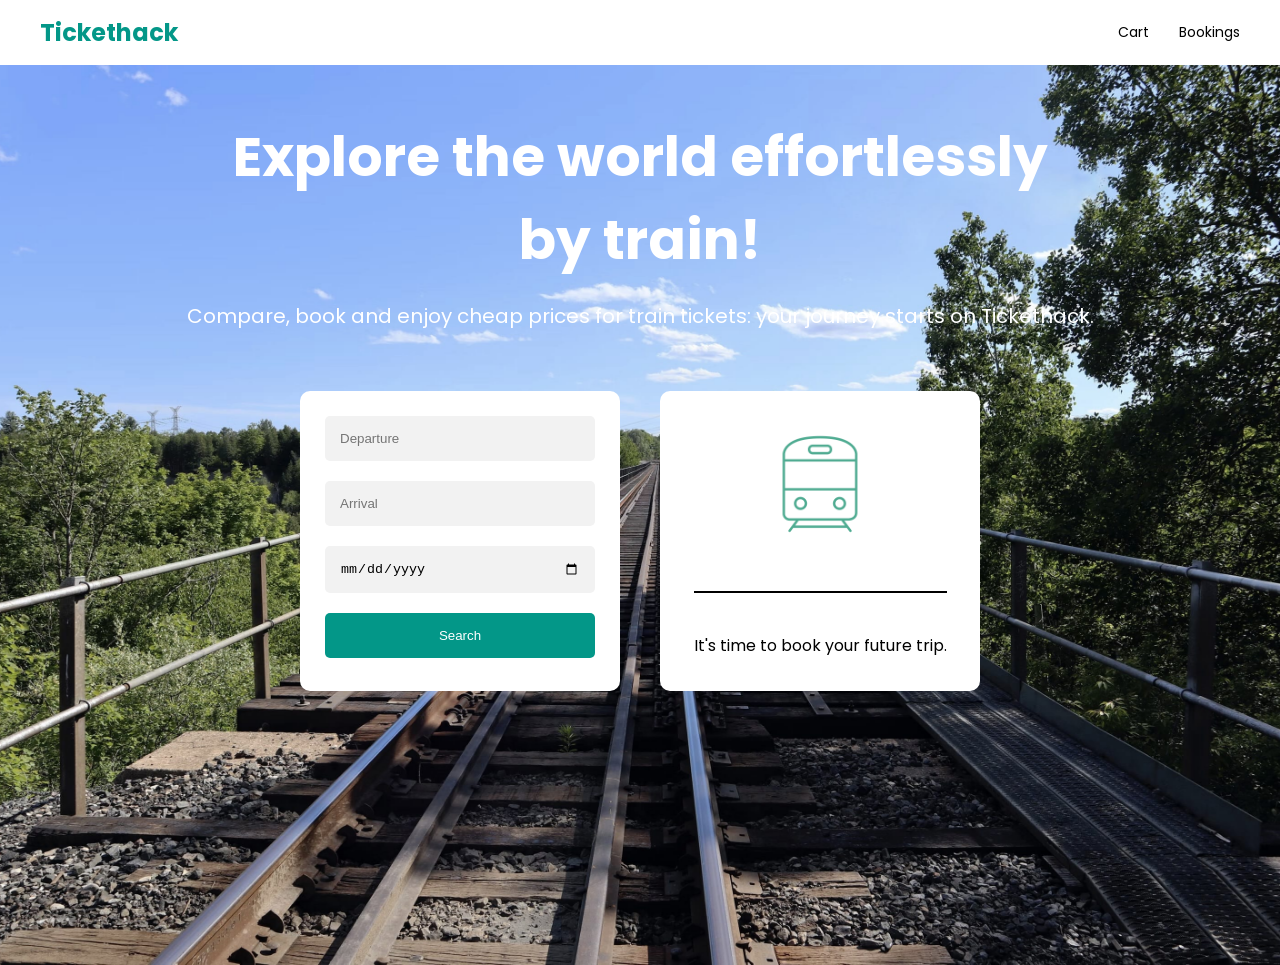
<file: index.html>
<!DOCTYPE html>
<html lang="en">

<head>
  <meta charset="UTF-8">
  <meta name="viewport" content="width=device-width, initial-scale=1.0">
  <!-- Police Google -->
  <link rel="preconnect" href="https://fonts.googleapis.com">
  <link rel="preconnect" href="https://fonts.gstatic.com" crossorigin>
  <link href="https://fonts.googleapis.com/css2?family=Poppins:wght@300;400;500;600;700&display=swap"
    rel="stylesheet">
  <link rel="stylesheet" href="style.css">
  <title>Tickethack</title>
</head>

<body>
  <header>
    <!-- Logo -->
    <div class="logo">
      Tickethack
    </div>
    <!-- Navigation -->
    <nav>
      <a href="panier.html">Cart</a>
      <a href="book.html">Bookings</a>
    </nav>
  </header>
  <main>
    <h1>
      Explore the world effortlessly by train!
    </h1>
    <!-- Sous-titre -->
    <p class="subtitle">
      Compare, book and enjoy cheap prices for train tickets:
      your journey starts on Tickethack.
    </p>
    <!-- CONTAINER DES 2 CARDS -->
    <div class="cards">
      <!-- CARD RECHERCHE -->
      <div class="search-card">
        <!-- Input départ -->
        <input
          id="departure"
          type="text"
          placeholder="Departure"
          pattern="[A-Za-zÀ-ÿ\s]+"
        >
        <!-- Input arrivée -->
        <input
          id="arrival"
          type="text"
          placeholder="Arrival"
          pattern="[A-Za-zÀ-ÿ\s]+"
        >
        <!-- Input date -->
        <input
          id="date"
          type="date"
        >
        <!-- Bouton recherche -->
        <button id="search-btn">
          Search
        </button>
      </div>

      <!-- CARD RESULTATS -->
      <div class="result-card">
        <div id="results-container">
          <!-- État vide par défaut -->
          <img src="./images/train.png" alt="train">
          <!-- Ligne -->
          <div class="line"></div>
          <!-- Texte -->
          <p>It's time to book your future trip.</p>
        </div>
      </div>
    </div>
  </main>
  <script src="script.js"></script>
</body>

</html>
</file>
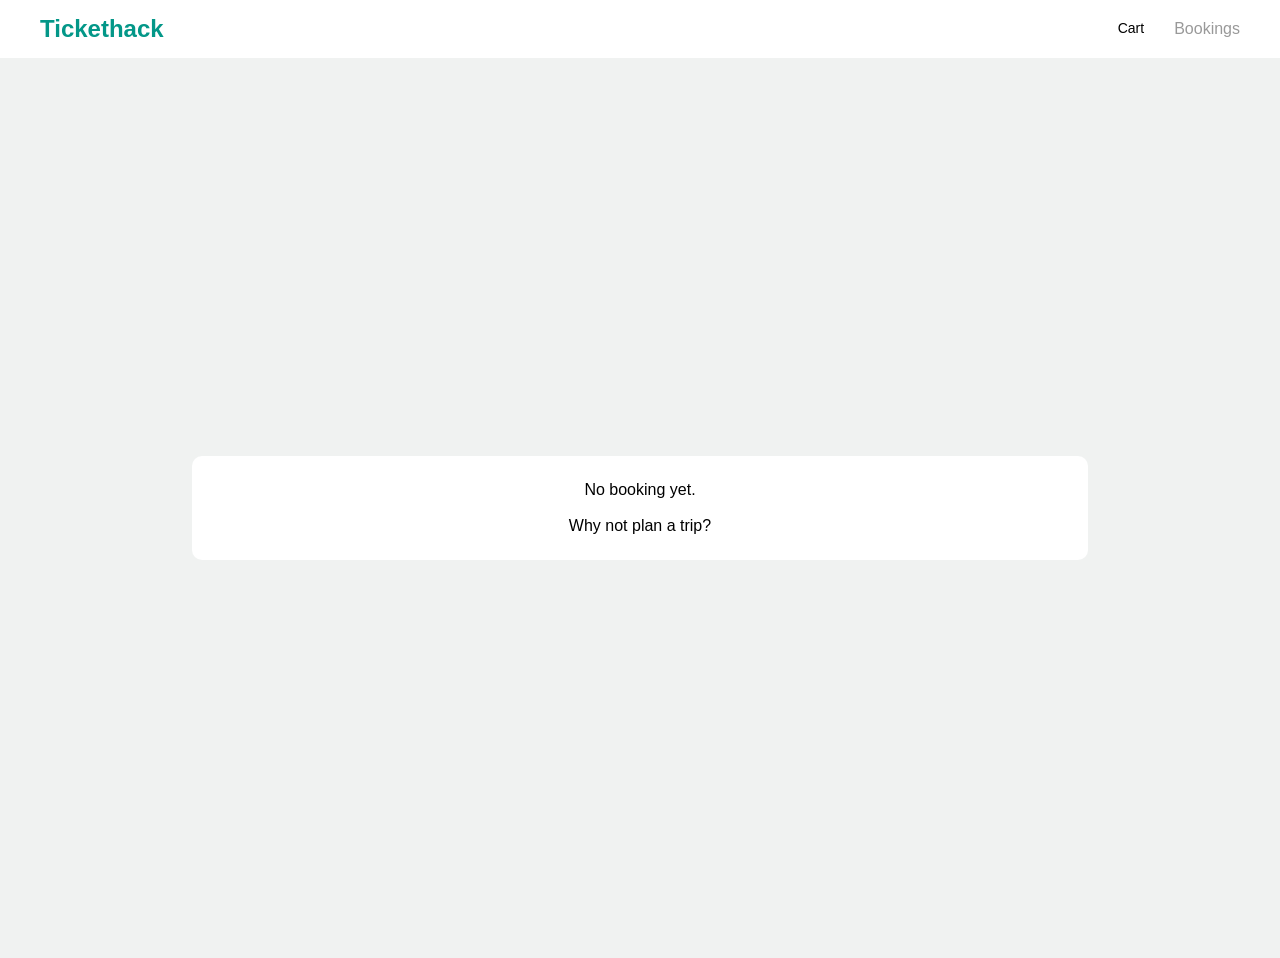
<file: book.html>
<!DOCTYPE html>
<html lang="en"></html>
<html>

<head>
  <meta charset="UTF-8">
  <meta name="viewport" content="width=device-width, initial-scale=1.0">
  <title>book</title>
  <link rel="stylesheet" href="style.css" />
</head>
<body>
  <header>

      <!-- Logo -->
      <a class="logo" href="index.html">Tickethack</a>

      <!-- Navigation -->
      <nav>

      <a href="panier.html" id="linkCart">Cart</a>

      <div id="linkBook">Bookings</div>

      </nav>

  </header>


  <div id="container">
    <div class="connexionBook" style="display:none;">
      <div>
        <p class="titreCart">My bookings</p>
        <br>
        <div id="tripsbook-container"></div>
        <br>
        <div class="lineGray"></div>
        <br>
        <p id="enjoy">Enjoy your travels with Tickethack!</p>
      </div>
    </div>  
    <div class="BookVide" style="display:none;">
      <div>
        <p>No booking yet.</p>
        <br>
        <p>Why not plan a trip?</p>
      </div>
    </div>
  </div>
  
  <script src="./book.js"></script>
</body>

</html>
</file>
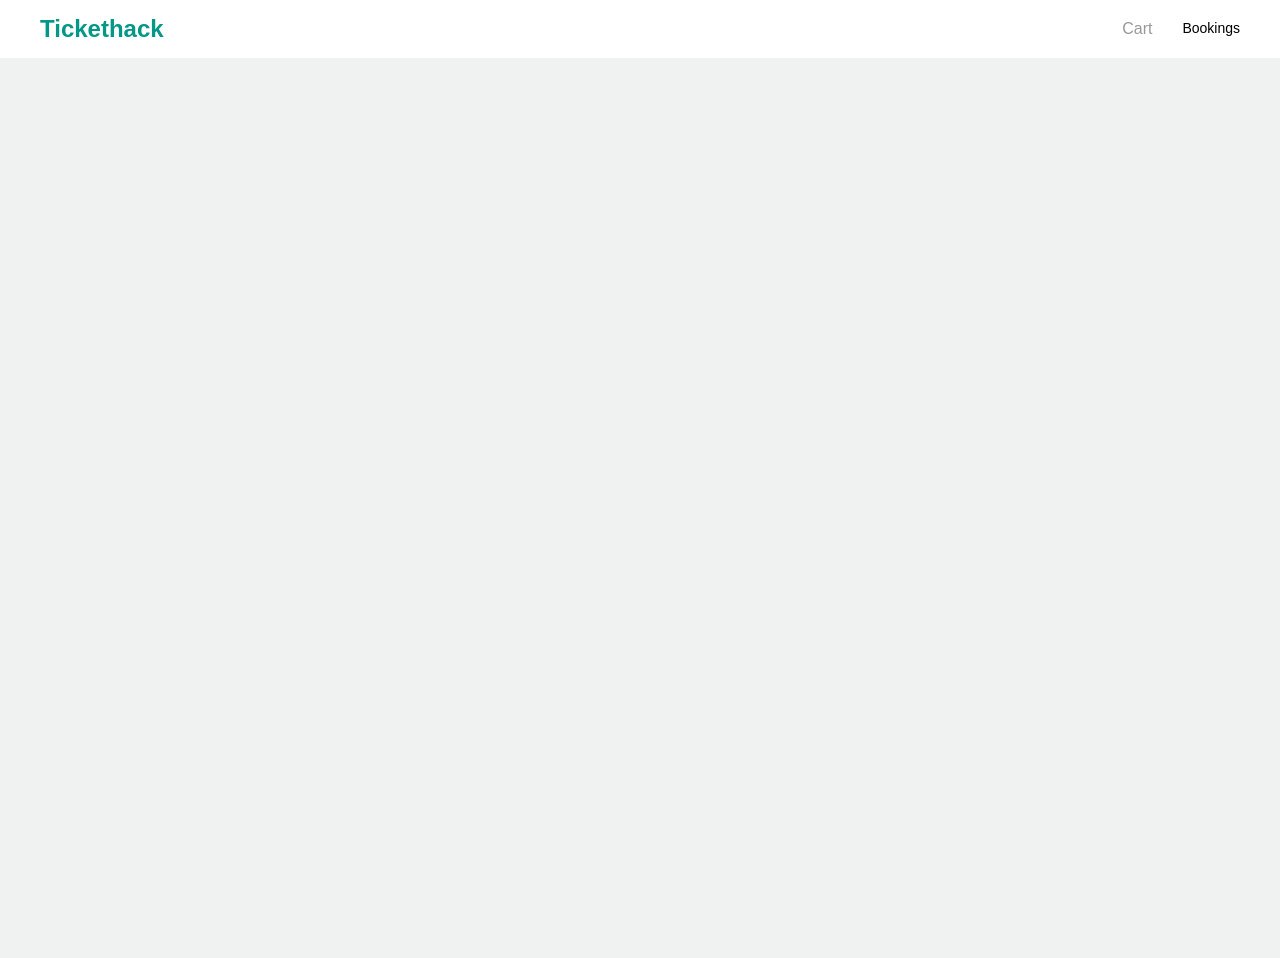
<file: panier.html>
<!DOCTYPE html>
<html lang="en"></html>
<html>

<head>
  <meta charset="UTF-8">
  <meta name="viewport" content="width=device-width, initial-scale=1.0">
  <title>panier</title>
  <link rel="stylesheet" href="style.css" />
</head>
<body>
  <header>

      <!-- Logo -->
      <a class="logo" href="index.html">Tickethack</a>

      <!-- Navigation -->
      <nav>

      <div id="linkCart">Cart</div>

      <a href="book.html" id="linkBook">Bookings</a>

      </nav>

  </header>


  <div id="container">
    <div class="connexionCard" style="display:none;">
      <div>
        <p class="titreCart">My cart</p>
        
        <div id="tripscart-container"></div>
      </div>
    </div>    
    <div class="CardVide" style="display:none;">
      <div>
        <p>No tickets in your cart.</p>
        <br>
        <p>Why not plan a trip?</p>
      </div>
    </div>    
  </div>
  
  <script src="./panier.js"></script>
</body>

</html>
</file>
<file: style.css>
* {
  margin: 0;
  padding: 0;
  box-sizing: border-box;
}
body {
  font-family: 'Poppins', sans-serif;
}
header {
display: flex;
justify-content: space-between;
align-items: center;
background-color: white;
padding: 15px 40px;
}
.logo {
  color: #039788;
  font-size: 24px;
  font-weight: bold;
  text-decoration: none;
}
nav {
  display: flex;
  gap: 30px;
}
nav a {
  text-decoration: none;
  color: black;
  font-size: 14px;
}
main {
  min-height: 100vh;
  background-image: url("./images/background.jpg");
  background-size: cover;
  background-position: center;
  padding-top: 50px;
  text-align: center;
}
h1 {
  color: white;
  font-size: 55px;
  width: 70%;
  margin: auto;
}
.subtitle {
  color: white;
  font-size: 20px;
  margin-top: 20px;
}
.cards {
  display: flex;
  justify-content: center;
  gap: 40px;
  margin-top: 60px;
}
.search-card {
  background-color: white;
  width: 320px;
  padding: 25px;
  border-radius: 10px;
  display: flex;
  flex-direction: column;
  gap: 20px;
  height : 300px
}
/* Inputs */
.search-card input {
  padding: 15px;
  border: none;
  background-color: #f2f2f2;
  border-radius: 5px;
}
/* Bouton */
.search-card button {
  padding: 15px;
  border: none;
  background-color: #039788;
  color: white;
  border-radius: 5px;
  cursor: pointer;
}
.result-card {
  background-color: white;
  width: 320px;
  height: 300px;
  padding: 25px;
  border-radius: 10px;
  overflow-y: auto;
  display: flex;
  flex-direction: column;
  justify-content: center;
  align-items: center;
  overflow-x: hidden;
}

#results-container {
  overflow-x: hidden;
}
/* Image train */
.result-card img {
  width: 120px;
}
/* Ligne */
.line {
  width: 100%;
  height: 2px;
  background-color: black;
  margin: 40px 0;
}
/* Texte */
.result-card p {
  color: rgb(0, 0, 0);
}
.trip-row {
  width: 100%;
  display: flex;
  align-items: center;
  justify-content: space-between;
  background-color: #f2f2f2;
  padding: 15px 20px;
  border-radius: 8px;
  margin-bottom: 15px;
  min-height: 60px;
}
.book-btn {
  border: none;
  background-color: #039788;
  color: white;
  padding: 8px 8px;
  margin-right: 10px;
  border-radius: 5px;
  cursor: pointer;
}
/* =========================
   panier.html
========================= */
#container {
  min-height: 100vh;
  background-color: #F0F2F1;
  justify-content: center; 
  align-items: center;
  display: flex;

}
.CardVide, .BookVide {
  background-color: white;
  justify-content: center;
  width: 70vw;
  padding: 25px;
  text-align: center;
  border-radius: 10px;
}
.connexionBook {
  background-color: white;
  justify-content: center;
  width: 70vw;
  padding: 25px;
  text-align: center;
  border-radius: 10px;
}

.connexionCard {
  background-color: white;
  padding: 0;
  border-radius: 10px;
  display: flex;
  flex-direction: column;
  overflow: hidden;
  width: 70vw;
}
.connexionCard > div > p:first-child, 
#tripscart-container {
    padding-left: 20px;
    padding-right: 20px;
}

.connexionCard > div > p:first-child {
    padding-top: 20px;
    font-weight: bold;
    font-size: 1.5rem;
}
.titreCart{
  margin-bottom: 20px;
  text-align: center;
}
#tripscart-container {
  display: flex;
  flex-direction: column;
  width: 100%;
  border-radius: 5px;
  overflow: hidden;
}

.trip-row {
    display: flex;
    flex-direction: row;
    justify-content: space-between; /* Espace les éléments aux extrémités */
    align-items: center; /* Aligne verticalement le texte au milieu de la ligne */
    padding: 0;
    background-color: #F0F2F1; /* Optionnel : pour mieux voir la ligne */
    border-radius: 5px;
}

.trip-row p:first-child {
    flex: 1;
    text-align: left;
    padding: 0;
    margin-left: 10px;
}

.trip-row p:not(first-child) {
    flex: 1;
    text-align: center;
    margin-right: 20px;
    padding: 0;
}

.lineGray {

  width: 20%;

  height: 2px;

  background-color: #A8A9AE;

  margin: 0 auto;
}

#enjoy {

  color: #76988F;

  font-size: 14px;

  font-weight: bold;
  text-decoration: none;
}

.deleteTrip {
  display: flex;
  justify-content: center;
  align-items: center;
  width: 25px;
  height: 25px;
  font-size: 10px;
  margin: 10px;
  color: white;
  background-color: #439E86;
  border: 1px #439E86;
  border-radius: 5px;
  cursor: pointer;    
}
.cart-footer {
    display: flex;
    justify-content: space-between; /* Écarte le total et le bouton */
    align-items: center;
    padding: 20px;
    background-color: #00153E; /* Une couleur de fond différente pour le distinguer */
    color: white;
    margin-top: 20px;
    width: 100%;
}
.cart-footer p{
    margin: 0;
}

#purchase-btn {
    padding: 8px 15px;
    background-color: #439E86;
    color: white;
    border: none;
    border-radius: 4px;
    cursor: pointer;
    
}
</file>
